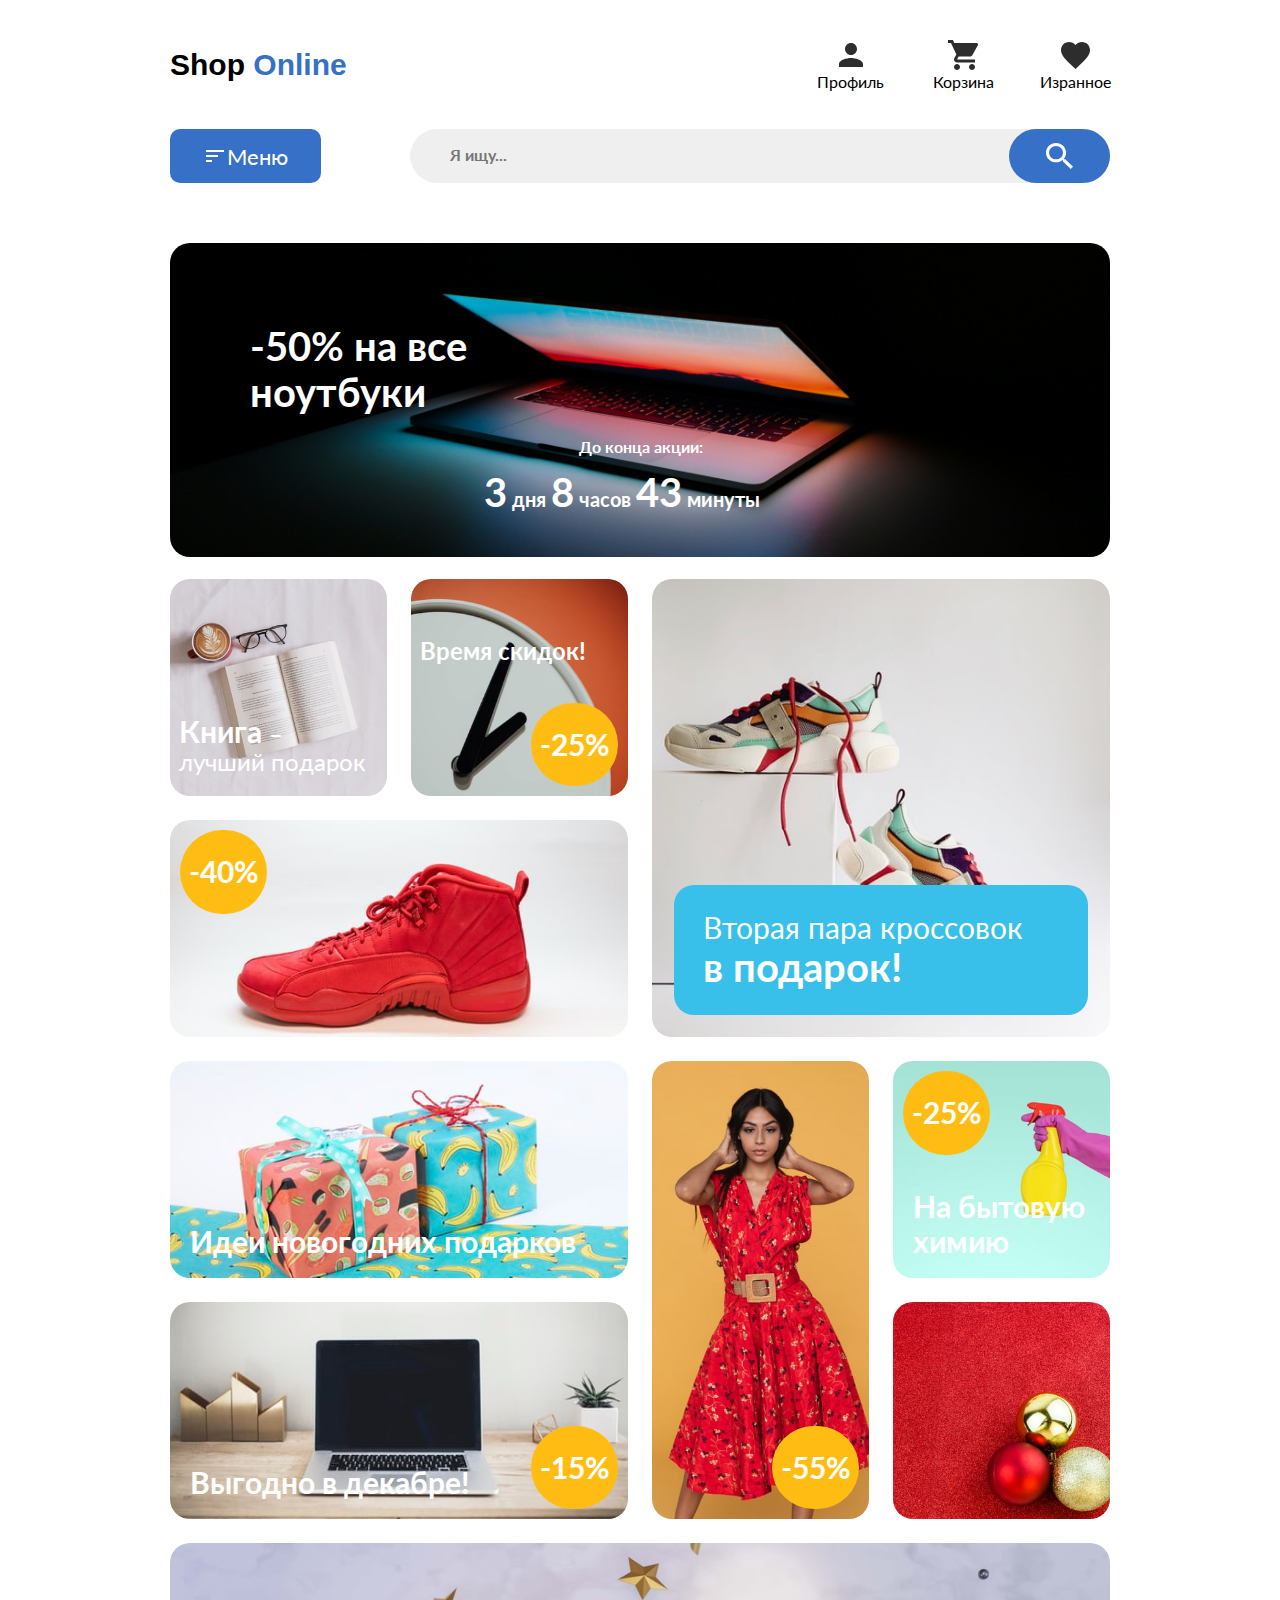
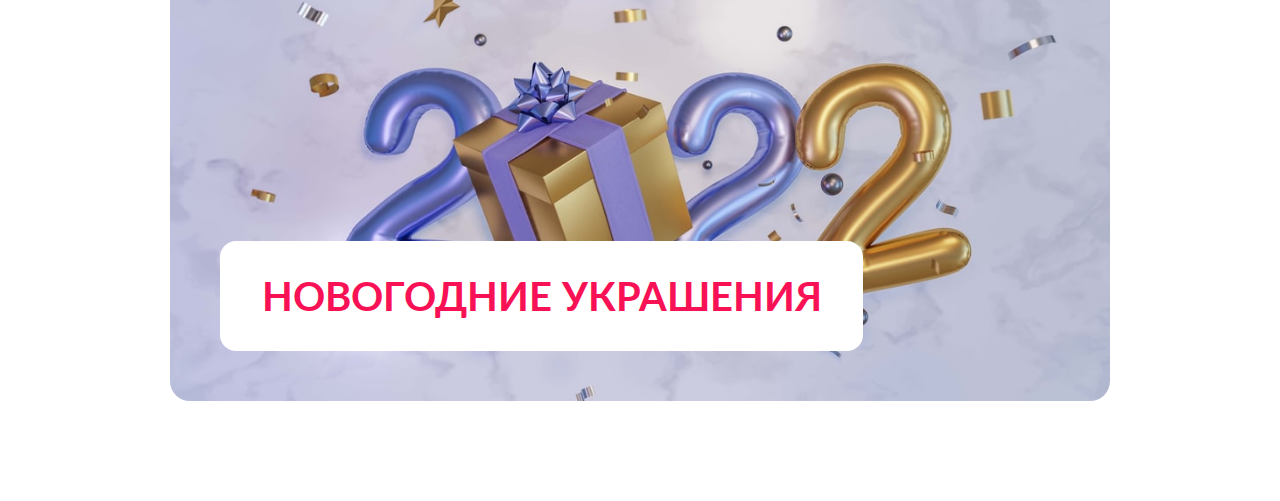
<file: index.html>
<!DOCTYPE html>
<html lang="ru">
<head>
  <meta charset="UTF-8">
  <meta name="viewport" content="width=device-width, initial-scale=1.0">
  <link rel="preconnect" href="https://fonts.googleapis.com">
  <link rel="preconnect" href="https://fonts.gstatic.com" crossorigin>
  <link href="https://fonts.googleapis.com/css2?family=Lato:wght@400;700&display=swap" rel="stylesheet">
  <link rel="preconnect" href="https://fonts.googleapis.com">
  <link rel="preconnect" href="https://fonts.gstatic.com" crossorigin>
  <link href="https://fonts.googleapis.com/css2?family=Lato:wght@700&family=Open+Sans:wdth,wght@75..100,700&display=swap" rel="stylesheet">
  <link rel="stylesheet" href="css/index.css">
  <title>ShopOnline</title>
</head>
<body>
  <header class="header">
    <div class="container">
      <nav class="menu">
        <div class="logo">
          <span class="logo__item">Shop</span>
          <span class="logo__item logo__item_blue">Online</span>
        </div>

        <button class="menu-button">
          <img class="menu-button__img" src="Images/menu-item.svg" alt="">
          <span class="menu-button__text">Меню</span>
        </button>

        <div class="search__list">
          <input class="search__item" type="text" placeholder="Я ищу...">
          <button class="search__img">
            <img class="search__img_svg" src="Images/search.svg" alt="">
          </button>
        </div>

        <ul class="head-button__list">
          <li class="head-button__item">
            <a class="item__button" href="#">
              <img class="head-button__img head-button__img_profile" src="Images/profile-img.svg" alt="">
              <span class="head-button__text">Профиль</span>
            </a>

          </li>
          <li class="head-button__item">
            <a class="item__button" href="#">
              <img class="head-button__img head-button__img_basket" src="Images/basket-img.svg" alt="">
              <span class="head-button__text">Корзина</span>
            </a>

          </li>
          <li class="head-button__item">
            <a class="item__button" href="#">
              <img class="head-button__img head-button__img_like" src="Images/like-img.svg" alt="">
              <span class="head-button__text">Изранное</span>
            </a>

          </li>
        </ul>
        
      </nav>
    </div>
  </header>

  <main>
    <div class="container">


      <div class="img__item title-laptop">
          <img class="img__image img__title-laptop" src="Images/title-laptop.jpeg" alt="Товар">
          <span class="title-laptop__item title-laptop__discount">-50% на все ноутбуки</span>
          <span class="title-laptop__item title-laptop__сounter-end">До конца акции:</span>
          <p class="title-laptop__item title-laptop__counter">
            <span class="title-laptop__counter-item">
              <span class="title-laptop__counter-item_num">
                3
              </span>
              дня
            </span>
            <span class="title-laptop__counter-item">
              <span class="title-laptop__counter-item_num">
                8
              </span>
              часов
            </span>
            <span class="title-laptop__counter-item">
              <span class="title-laptop__counter-item_num">
                43
              </span>
              минуты
            </span>
          </p>
        </div>


      <div class="main__wrapper">


        <div class="img__item book">
          <span class="img__text img__text_book">
            <span class="book__decor-text">Книга </span>
            – лучший подарок
          </span>
          <img class="img__image img_book" src="Images/book.jpeg" alt="Товар">
        </div>


        <div class="img__item clock">
          <span class="img__text img__text_clock">
            Время скидок!
          </span>
          <span class="img__percent img__percent_bottom">
            -25%
          </span>
          <img class="img__image img_clock" src="Images/clock.jpeg" alt="Товар">
        </div>


        <div class="img__item two-shoe">
          <span class="img__text img__text_two-shoe">
            Вторая пара кроссовок 
            <span class="two-shoe__decor-text">в подарок!</span>
          </span>
          <img class="img__image img_two-shoe" src="Images/two-shoe.jpeg" alt="Товар">
        </div>


        <div class="img__item present">
          <span class="img__text img__text_present img__text_mix">
            Идеи новогодних подарков
          </span>
          <img class="img__image img_present" src="Images/present.jpeg" alt="Товар">
        </div>


        <div class="img__item one-shoe">
          <span class="img__percent img__percent_top">
            -40%</span>
          <img class="img__image img_one-shoe" src="Images/one-shoe.jpeg" alt="Товар">
        </div>


        <div class="img__item laptop">
          <span class="img__text img__text_laptop img__text_mix">
            Выгодно в декабре!
          </span>
          <span class="img__percent img__percent_bottom">
            -15%</span>
          <img class="img__image img_laptop" src="Images/laptop.jpeg" alt="Товар">
        </div>


        <div class="img__item new-year">
          <span class="img__text img__text_new-year">
            Новогодние украшения
          </span>
          <img class="img__image img_new-year" src="Images/new-year.jpeg" alt="Товар">
        </div>


        <div class="img__item woman">
          <span class="img__percent img__percent_bottom">
            -55%
          </span>
          <img class="img__image img_woman" src="Images/woman.jpeg" alt="Товар">
        </div>


        <div class="img__item spray">
          <span class="img__percent img__percent_top">
            -25%</span>
          <span class="img__text img__text_spray">
            На бытовую химию
          </span>
          <img class="img__image" src="Images/spray.jpeg" alt="Товар">
        </div>


        <div class="img__item ball">
          <img class="img__image img__ball" src="Images/ball.jpeg" alt="Товар">
        </div>
      </div>
    </div>

  </main>
</body>
</html>
</file>
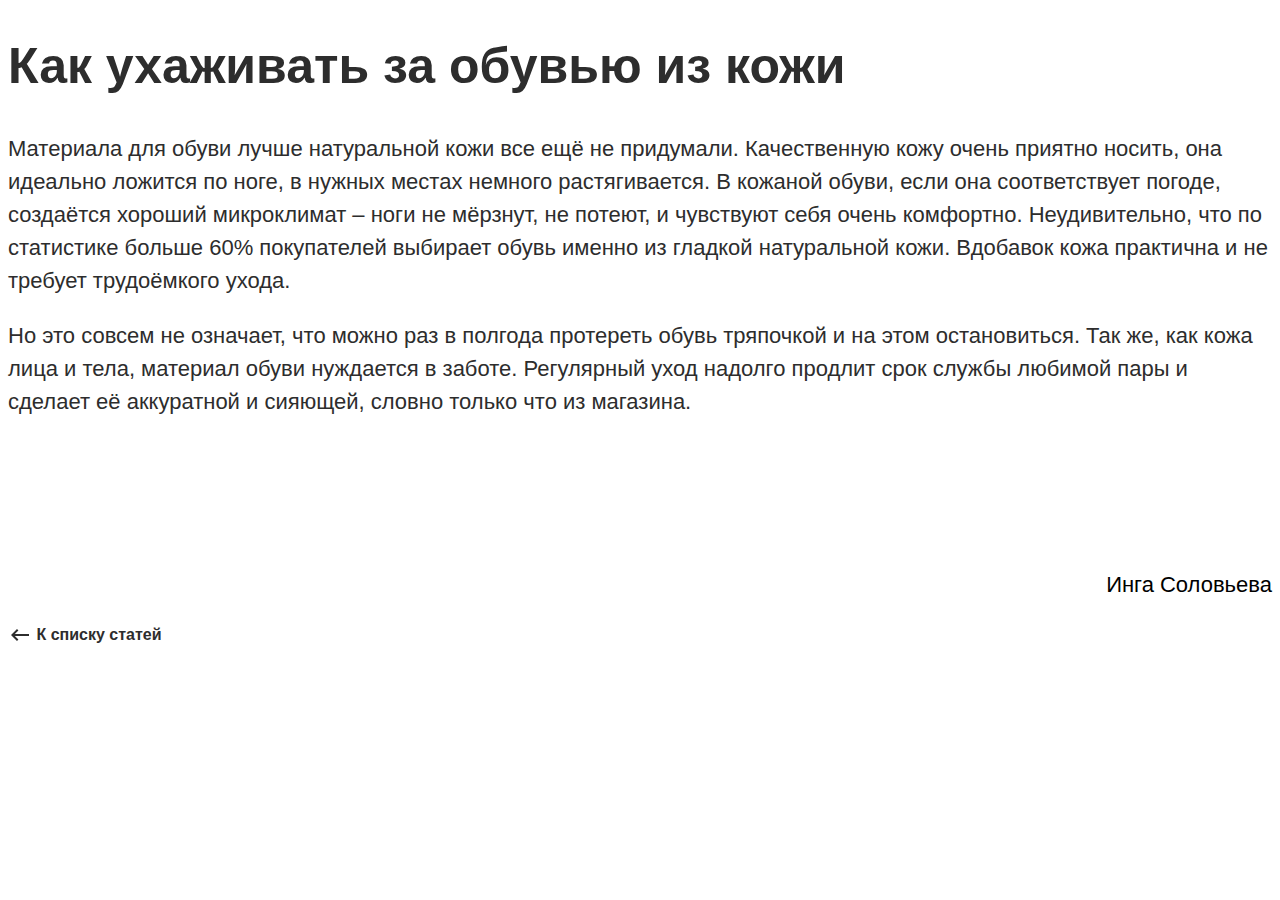
<file: article.html>
<!DOCTYPE html>
<html lang="ru">
<head>
  <meta charset="UTF-8">
  <meta name="viewport" content="width=device-width, initial-scale=1.0">
  <link rel="stylesheet" href="article.css">
  <title>Article</title>
</head>
<body>
  <div class="wrapper">
    <article>
      <h1 class="title">Как ухаживать за обувью из кожи</h1>
      <p class="title-p">
        Материала для обуви лучше натуральной кожи все ещё не придумали. Качественную кожу очень приятно носить, она идеально ложится по ноге, в нужных местах немного растягивается. В кожаной обуви, если она соответствует погоде, создаётся хороший микроклимат – ноги не мёрзнут, не потеют, и чувствуют себя очень комфортно. Неудивительно, что по статистике больше 60% покупателей выбирает обувь именно из гладкой натуральной кожи. Вдобавок кожа практична и не требует трудоёмкого ухода.
      </p>
      <p class="title-p2">
        Но это совсем не означает, что можно раз в полгода протереть обувь тряпочкой и на этом остановиться. Так же, как кожа лица и тела, материал обуви нуждается в заботе. Регулярный уход надолго продлит срок службы любимой пары и сделает её аккуратной и сияющей, словно только что из магазина.
      </p>
      <p class="autor">Инга Соловьева</p>
    </article>
      <svg class="svg-pic" xmlns="http://www.w3.org/2000/svg" width="24" height="24" viewBox="0 0 24 24" fill="none">
        <g clip-path="url(#clip0_1004_441)">
          <path d="M21 11H6.83L10.41 7.41L9 6L3 12L9 18L10.41 16.59L6.83 13H21V11Z" fill="#2D2D2D"/>
        </g>
        <defs>
          <clipPath id="clip0_1004_441">
            <rect width="24" height="24" fill="white"/>
          </clipPath>
        </defs>
      </svg>
      <a class="list-articles" href="#">К списку статей</a>
    </div>
  </body>
</html>
</file>
<file: article.css>
body {
  font-family: -apple-system, BlinkMacSystemFont, 'Segoe UI', Roboto, Oxygen, Ubuntu, Cantarell, 'Open Sans', 'Helvetica Neue', sans-serif;
}

.wrapper {
  color: #2d2d2d;
}

.title {
  font-size: 50px;
  font-weight: 700;
  line-height: 65px;
}

.title-p, .title-p2 {
  font-size: 22px;
  line-height: 33px;
}

.title-p2 {
  margin-bottom: 150px;
}

.list-articles {
  font-size: 16px;
  font-weight: 700;
  line-height: 20.8px;
  vertical-align: middle;
  text-decoration: none;
  color: #2d2d2d;
}

.svg-pic {
  vertical-align: middle;
}

.autor {
  color: #000;
  text-align: right;
  font-size: 22px;
  font-weight: 400;
  line-height: 33px;
}
</file>
<file: css/index.css>
@import "normalize.css";

@import "global.css";

@import "style.css";

@import "main-wrapper.css";

@import "main-wrapper-item.css";
</file>
